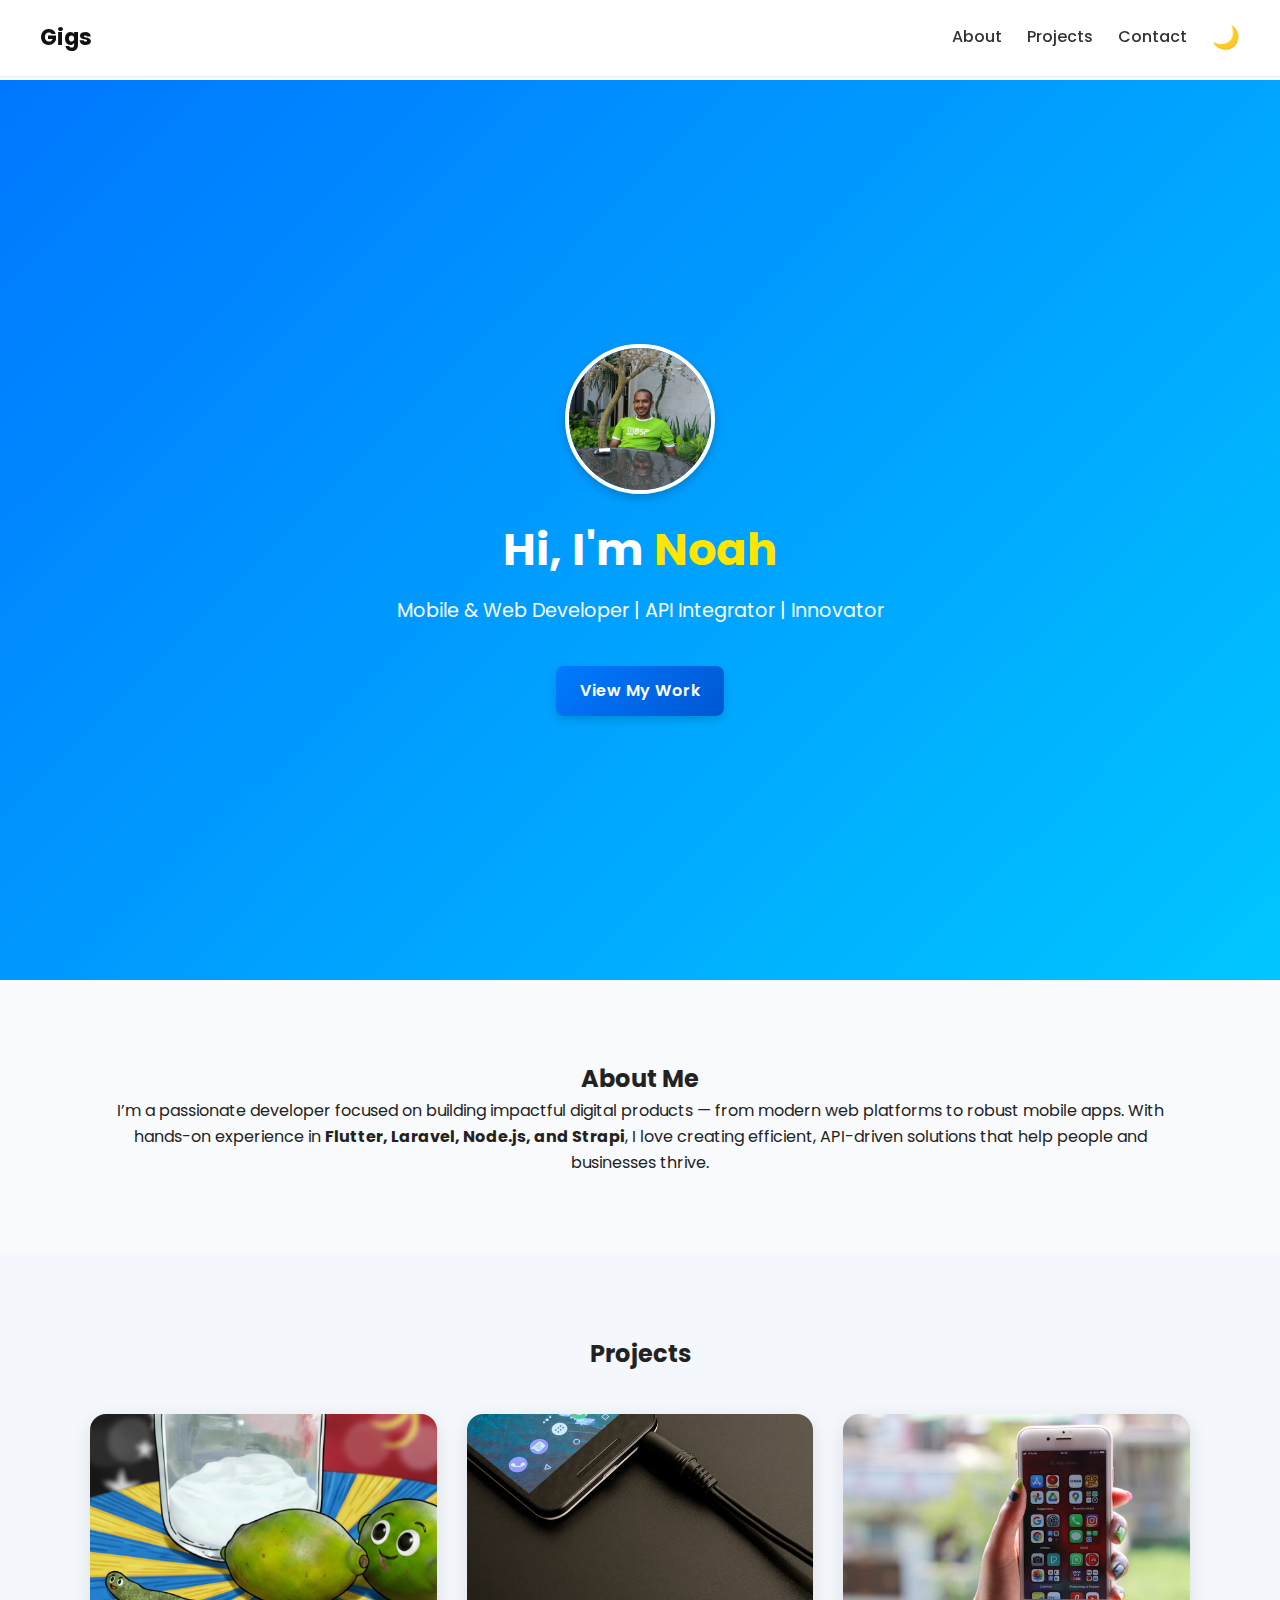
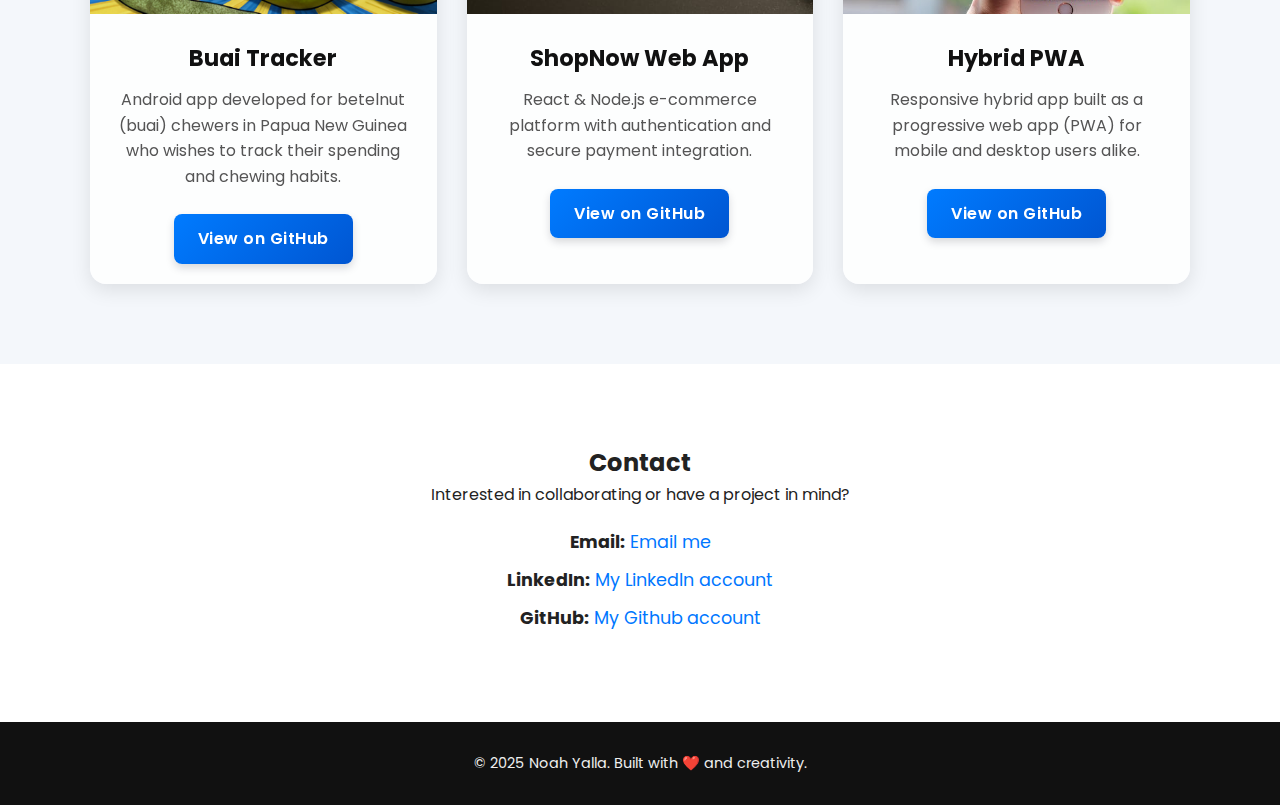
<file: index.html>
<!-- index.html -->
<!DOCTYPE html>
<html lang="en">
  <head>
    <meta charset="UTF-8" />
    <meta name="viewport" content="width=device-width, initial-scale=1.0" />
    <title>Noah Yalla - Gigs</title>
    <link rel="stylesheet" href="styles.css" />
    <link
      href="https://fonts.googleapis.com/css2?family=Poppins:wght@300;400;600;700&display=swap"
      rel="stylesheet"
    />
  </head>

  <body>
    <header class="header">
      <nav class="navbar">
        <div class="logo">Gigs</div>

        <!-- Mobile menu button -->
        <button class="menu-toggle" id="menu-toggle" aria-label="Toggle menu">☰</button>

        <ul class="nav-links" id="nav-links">
          <li><a href="#about">About</a></li>
          <li><a href="#projects">Projects</a></li>
          <li><a href="#contact">Contact</a></li>
          <li>
            <button id="theme-toggle" class="theme-toggle" aria-label="Toggle theme">🌙</button>
          </li>
        </ul>
      </nav>

      <div class="hero">
        <div class="hero-content">
          <div class="profile-image">
            <img src="assets/images/profile.jpg" alt="Profile Image" />
          </div>
          <h1>Hi, I'm <span>Noah</span></h1>
          <p>Mobile & Web Developer | API Integrator | Innovator</p>
          <a href="#projects" class="btn-primary">View My Work</a>
        </div>
      </div>
    </header>

    <section id="about">
      <div class="container">
        <h2>About Me</h2>
        <p>
          I’m a passionate developer focused on building impactful digital
          products — from modern web platforms to robust mobile apps. With
          hands-on experience in <strong>Flutter, Laravel, Node.js, and Strapi</strong>,
          I love creating efficient, API-driven solutions that help people and
          businesses thrive.
        </p>
      </div>
    </section>

    <section id="projects">
      <div class="container">
        <h2>Projects</h2>
        <div class="project-grid">
          <div class="project-card">
            <img src="assets/images/project1.png" alt="Project 1 Screenshot" />
            <div class="card-content">
              <h3>Buai Tracker</h3>
              <p>
                Android app developed for betelnut (buai) chewers in Papua New Guinea
                who wishes to track their spending and chewing habits.
              </p>
              <a href="https://github.com/noahyalla/project1" class="btn-primary"
                >View on GitHub</a
              >
            </div>
          </div>

          <div class="project-card">
            <img src="assets/images/project2.jpg" alt="Project 2 Screenshot" />
            <div class="card-content">
              <h3>ShopNow Web App</h3>
              <p>
                React & Node.js e-commerce platform with authentication and
                secure payment integration.
              </p>
              <a href="https://github.com/noahyalla/project2" class="btn-primary"
                >View on GitHub</a
              >
            </div>
          </div>

          <div class="project-card">
            <img src="assets/images/project3.jpg" alt="Project 3 Screenshot" />
            <div class="card-content">
              <h3>Hybrid PWA</h3>
              <p>
                Responsive hybrid app built as a progressive web app (PWA) for
                mobile and desktop users alike.
              </p>
              <a href="https://github.com/noahyalla/project3" class="btn-primary"
                >View on GitHub</a
              >
            </div>
          </div>
        </div>
      </div>
    </section>

    <section id="contact">
      <div class="container">
        <h2>Contact</h2>
        <p>Interested in collaborating or have a project in mind?</p>
        <ul class="contact-list">
          <li>
            <strong>Email:</strong>
            <a href="mailto:wasasoft.mobilewebdevelopment@wmwd.cloud">Email me</a>
          </li>
          <li>
            <strong>LinkedIn:</strong>
            <a href="https://www.linkedin.com/in/noah-yalla-348325103/"
              >My LinkedIn account</a>
          </li>
          <li>
            <strong>GitHub:</strong>
            <a href="https://github.com/noahyalla">My Github account</a>
          </li>
        </ul>
      </div>
    </section>

    <footer>
      <p>&copy; 2025 Noah Yalla. Built with ❤️ and creativity.</p>
    </footer>

    <script>
      // Mobile Menu Toggle
      const menuToggle = document.getElementById('menu-toggle');
      const navLinks = document.getElementById('nav-links');
      menuToggle.addEventListener('click', () => {
        navLinks.classList.toggle('active');
      });

      // Theme Toggle
      const themeToggle = document.getElementById('theme-toggle');
      const body = document.body;

      // Load saved theme
      if (localStorage.getItem('theme') === 'dark') {
        body.classList.add('dark-mode');
        themeToggle.textContent = '☀️';
      }

      themeToggle.addEventListener('click', () => {
        body.classList.toggle('dark-mode');
        const isDark = body.classList.contains('dark-mode');
        themeToggle.textContent = isDark ? '☀️' : '🌙';
        localStorage.setItem('theme', isDark ? 'dark' : 'light');
      });
    </script>
  </body>
</html>
</file>
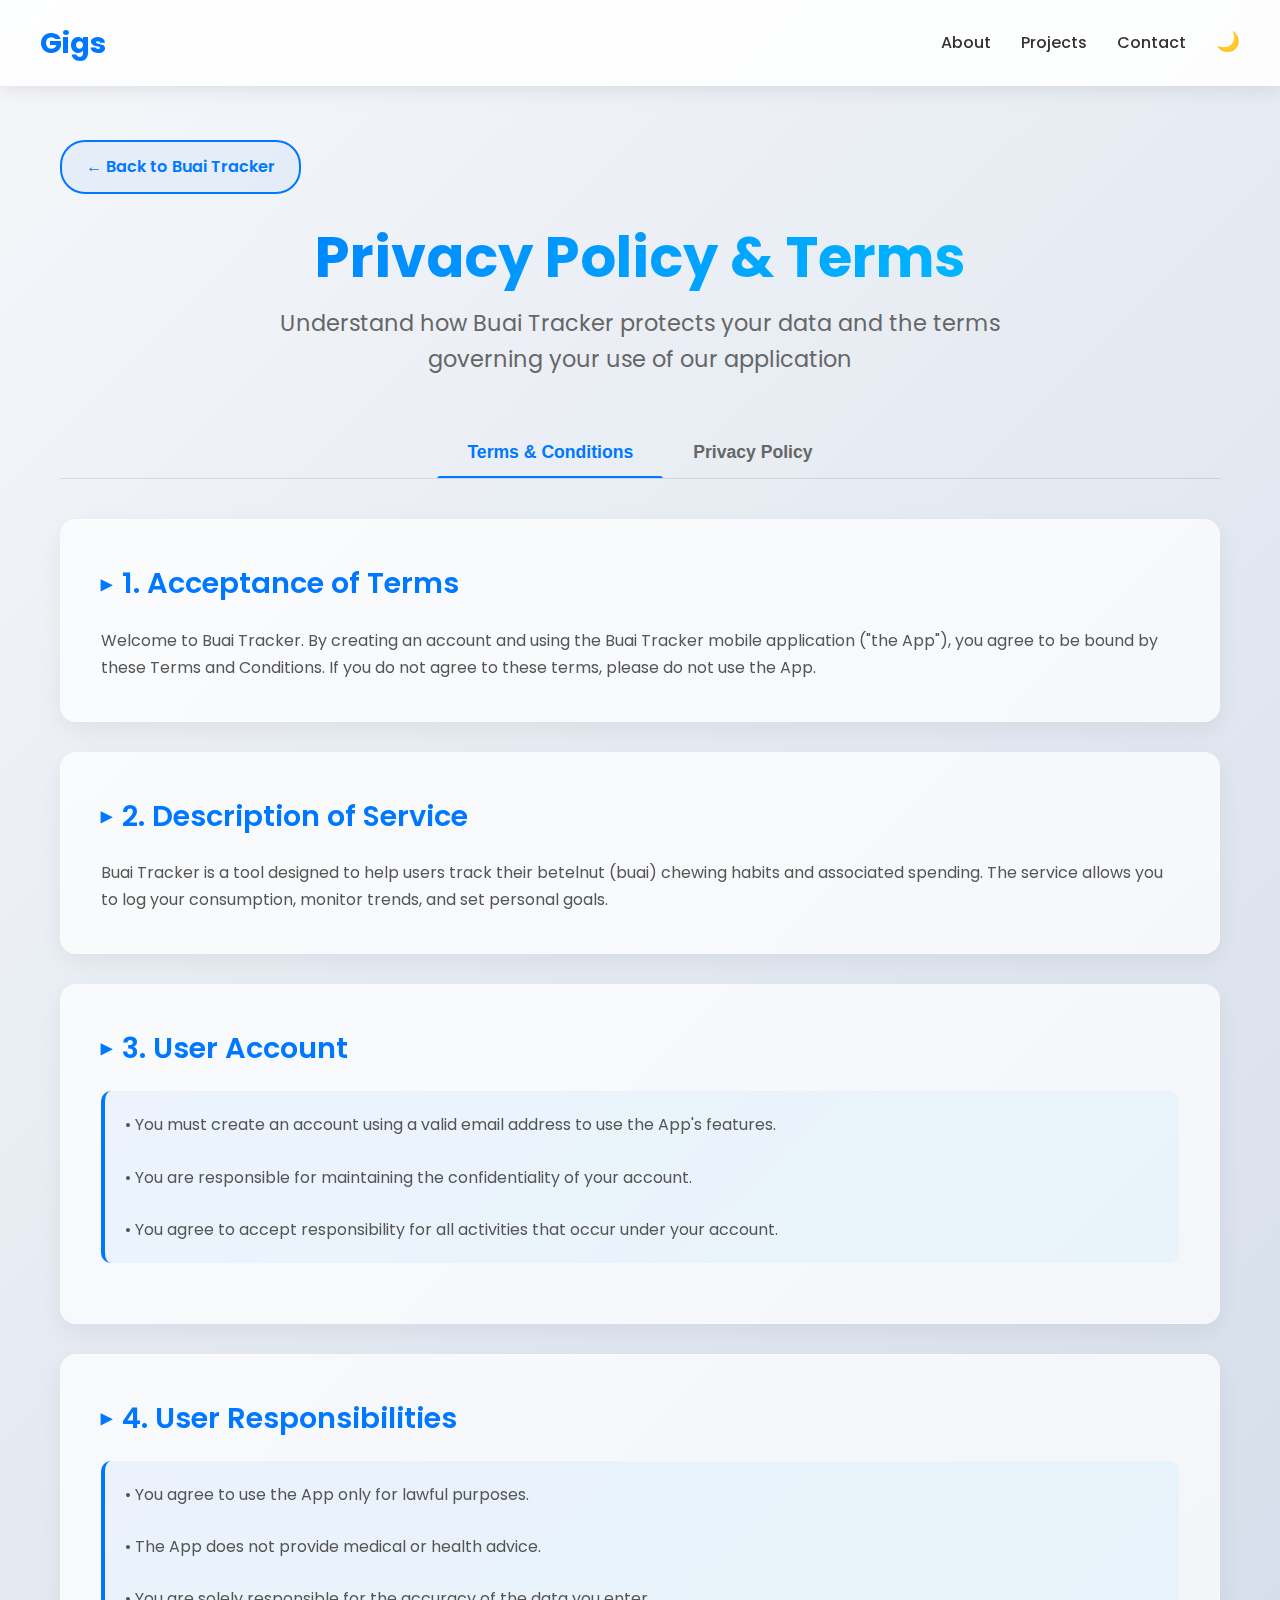
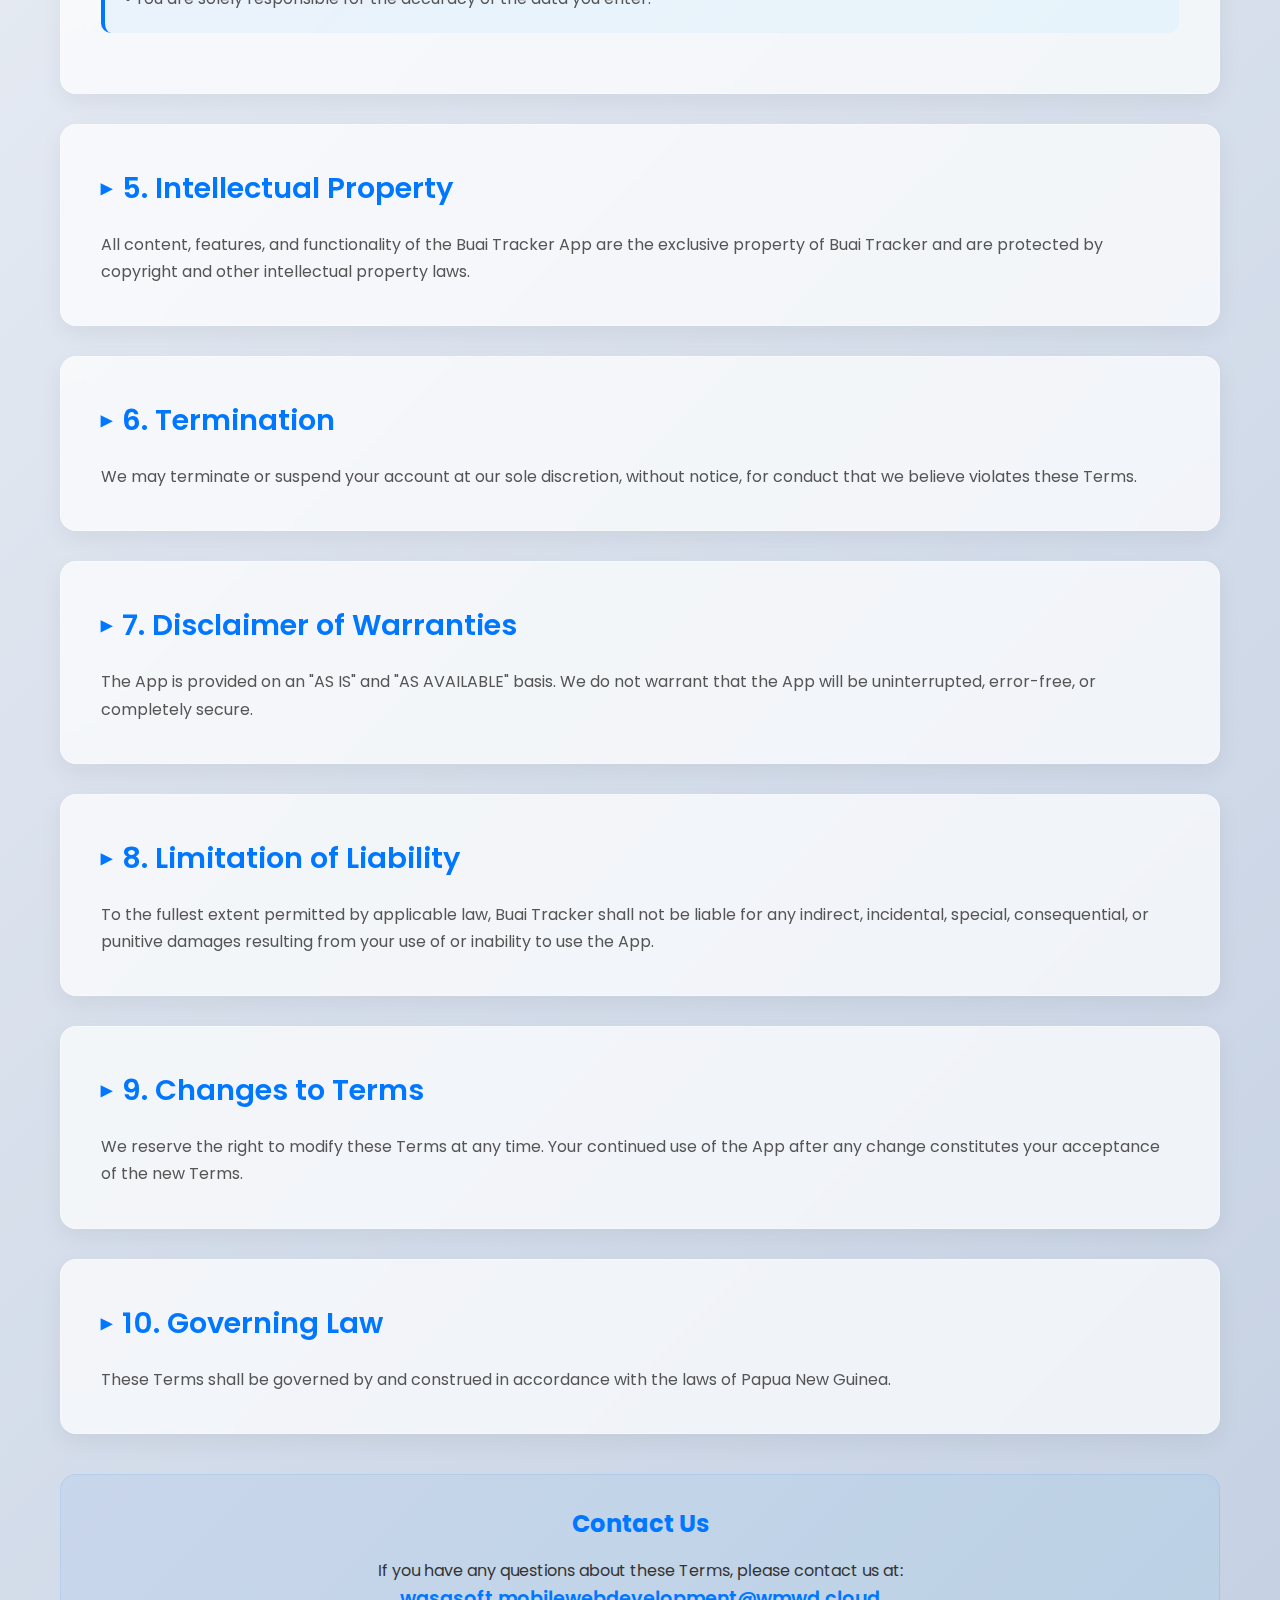
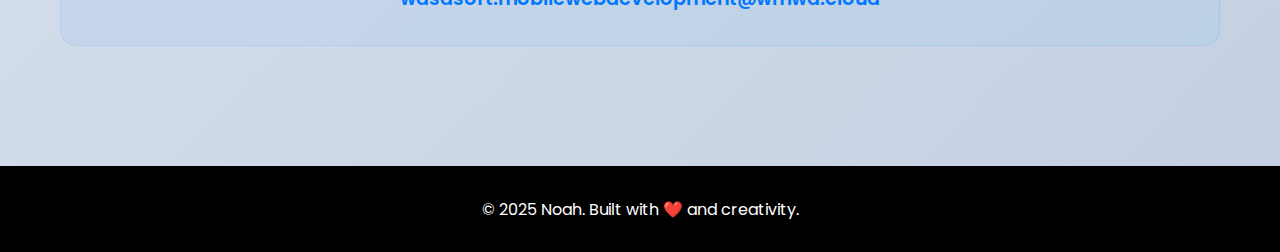
<file: projects/buai-tracker-privacy&t&c.html>
<!DOCTYPE html>
<html lang="en">
<head>
    <meta charset="UTF-8" />
    <meta name="viewport" content="width=device-width, initial-scale=1.0" />
    <title>Privacy Policy & Terms | Buai Tracker</title>
    <link
      href="https://fonts.googleapis.com/css2?family=Poppins:wght@300;400;600;700&display=swap"
      rel="stylesheet"
    />
    <style>
        /* Base Styles */
        * {
            margin: 0;
            padding: 0;
            box-sizing: border-box;
        }

        html {
            scroll-behavior: smooth;
        }

        body {
            font-family: 'Poppins', sans-serif;
            line-height: 1.6;
            color: #333;
            background: linear-gradient(135deg, #f5f7fa 0%, #c3cfe2 100%);
            min-height: 100vh;
        }

        .container {
            max-width: 1200px;
            margin: 0 auto;
            padding: 0 20px;
        }

        /* Header Styles */
        .header {
            background: rgba(255, 255, 255, 0.9);
            backdrop-filter: blur(10px);
            position: fixed;
            top: 0;
            width: 100%;
            z-index: 1000;
            box-shadow: 0 2px 20px rgba(0, 0, 0, 0.1);
        }

        .navbar {
            display: flex;
            justify-content: space-between;
            align-items: center;
            padding: 20px 0;
        }

        .logo {
            font-size: 1.8rem;
            font-weight: 700;
            color: #0077ff;
        }

        .logo a {
            text-decoration: none;
            color: inherit;
        }

        .nav-links {
            display: flex;
            list-style: none;
            gap: 30px;
            align-items: center;
        }

        .nav-links a {
            text-decoration: none;
            color: #333;
            font-weight: 500;
            transition: color 0.3s ease;
            position: relative;
        }

        .nav-links a:hover {
            color: #0077ff;
        }

        .nav-links a::after {
            content: '';
            position: absolute;
            bottom: -5px;
            left: 0;
            width: 0;
            height: 2px;
            background: #0077ff;
            transition: width 0.3s ease;
        }

        .nav-links a:hover::after {
            width: 100%;
        }

        .theme-toggle {
            background: none;
            border: none;
            font-size: 1.2rem;
            cursor: pointer;
            transition: transform 0.3s ease;
        }

        .theme-toggle:hover {
            transform: scale(1.1);
        }

        .menu-toggle {
            display: none;
            background: none;
            border: none;
            font-size: 1.5rem;
            cursor: pointer;
            z-index: 1001;
        }

        /* Main Content */
        .privacy-container {
            padding: 140px 20px 60px;
            min-height: 100vh;
        }

        .back-btn {
            display: inline-flex;
            align-items: center;
            gap: 8px;
            color: #0077ff;
            text-decoration: none;
            font-weight: 600;
            margin-bottom: 30px;
            padding: 12px 24px;
            border: 2px solid #0077ff;
            border-radius: 25px;
            transition: all 0.3s ease;
            background: rgba(0, 119, 255, 0.05);
        }

        .back-btn:hover {
            background: #0077ff;
            color: white;
            transform: translateX(-5px);
            box-shadow: 0 8px 20px rgba(0, 119, 255, 0.3);
        }

        .page-header {
            text-align: center;
            margin-bottom: 50px;
            padding: 0 10px;
        }

        .page-header h1 {
            font-size: clamp(2.5rem, 5vw, 3.5rem);
            margin-bottom: 15px;
            background: linear-gradient(135deg, #0077ff, #00c6ff);
            -webkit-background-clip: text;
            -webkit-text-fill-color: transparent;
            background-clip: text;
            font-weight: 700;
            line-height: 1.2;
        }

        .page-subtitle {
            font-size: clamp(1.1rem, 2.5vw, 1.4rem);
            color: #666;
            margin-bottom: 25px;
            max-width: 800px;
            margin-left: auto;
            margin-right: auto;
            line-height: 1.6;
        }

        /* Content Tabs */
        .content-tabs {
            display: flex;
            justify-content: center;
            margin-bottom: 40px;
            border-bottom: 1px solid rgba(0, 0, 0, 0.1);
            overflow-x: auto;
            scrollbar-width: none; /* Firefox */
            -ms-overflow-style: none; /* IE and Edge */
        }

        .content-tabs::-webkit-scrollbar {
            display: none; /* Chrome, Safari, Opera */
        }

        .tab-btn {
            padding: 15px 30px;
            background: none;
            border: none;
            font-size: 1.1rem;
            font-weight: 600;
            color: #666;
            cursor: pointer;
            transition: all 0.3s ease;
            position: relative;
            white-space: nowrap;
            flex-shrink: 0;
        }

        .tab-btn.active {
            color: #0077ff;
        }

        .tab-btn.active::after {
            content: '';
            position: absolute;
            bottom: -1px;
            left: 0;
            width: 100%;
            height: 3px;
            background: #0077ff;
            border-radius: 3px 3px 0 0;
        }

        .tab-btn:hover {
            color: #0077ff;
        }

        /* Content Sections */
        .content-section {
            display: none;
            animation: fadeIn 0.5s ease;
        }

        .content-section.active {
            display: block;
        }

        .policy-card {
            background: rgba(255, 255, 255, 0.7);
            border-radius: 16px;
            box-shadow: 0 8px 25px rgba(0, 0, 0, 0.06);
            backdrop-filter: blur(10px);
            border: 1px solid rgba(255, 255, 255, 0.3);
            padding: 40px;
            margin-bottom: 30px;
        }

        .section-title {
            color: #0077ff;
            margin-bottom: 20px;
            font-size: 1.8rem;
            font-weight: 600;
            display: flex;
            align-items: center;
            gap: 10px;
        }

        .section-title::before {
            content: "▸";
            color: #0077ff;
            font-size: 1.4rem;
        }

        .section-text {
            margin-bottom: 25px;
            color: #555;
            line-height: 1.7;
        }

        .section-text:last-child {
            margin-bottom: 0;
        }

        .highlight-box {
            background: linear-gradient(135deg, rgba(0, 119, 255, 0.05), rgba(0, 198, 255, 0.05));
            border-left: 4px solid #0077ff;
            padding: 20px;
            border-radius: 10px;
            margin: 20px 0;
        }

        .contact-info {
            text-align: center;
            margin-top: 40px;
            padding: 30px;
            background: linear-gradient(135deg, rgba(0, 119, 255, 0.05), rgba(0, 198, 255, 0.05));
            border-radius: 16px;
            border: 1px solid rgba(0, 119, 255, 0.1);
        }

        .contact-info h3 {
            color: #0077ff;
            margin-bottom: 15px;
            font-size: 1.5rem;
        }

        .contact-email {
            font-size: 1.2rem;
            font-weight: 600;
            color: #0077ff;
            text-decoration: none;
            transition: all 0.3s ease;
        }

        .contact-email:hover {
            text-decoration: underline;
            transform: translateY(-2px);
        }

        /* Footer */
        footer {
            text-align: center;
            padding: 30px 0;
            background: #000000;
            color: #ffffff;
            border-top: 1px solid rgba(0, 0, 0, 0.1);
            margin-top: 60px;
        }

        /* Animations */
        @keyframes fadeIn {
            from { opacity: 0; transform: translateY(20px); }
            to { opacity: 1; transform: translateY(0); }
        }

        /* Dark Mode */
        body.dark-mode {
            background: linear-gradient(135deg, #1a1a2e 0%, #16213e 100%);
            color: #f0f0f0;
        }

        body.dark-mode .header {
            background: rgba(30, 30, 46, 0.9);
        }

        body.dark-mode .nav-links a {
            color: #f0f0f0;
        }

        body.dark-mode .policy-card {
            background: rgba(40, 40, 60, 0.5);
            border-color: rgba(255, 255, 255, 0.1);
        }

        body.dark-mode .page-subtitle {
            color: #ccc;
        }

        body.dark-mode .section-text {
            color: #ddd;
        }

        body.dark-mode .highlight-box {
            background: linear-gradient(135deg, rgba(0, 119, 255, 0.08), rgba(0, 198, 255, 0.08));
        }

        body.dark-mode .content-tabs {
            border-bottom-color: rgba(255, 255, 255, 0.1);
        }

        body.dark-mode footer {
            background: #000000;
            color: #ffffff;
        }

        /* Responsive Design */
        @media (max-width: 768px) {
            .menu-toggle {
                display: block;
            }

            .nav-links {
                position: fixed;
                top: 0;
                right: -100%;
                flex-direction: column;
                background: rgba(255, 255, 255, 0.95);
                backdrop-filter: blur(10px);
                width: 100%;
                height: 100vh;
                padding: 80px 20px 40px;
                transition: right 0.3s ease;
                box-shadow: -5px 0 15px rgba(0, 0, 0, 0.1);
                justify-content: flex-start;
                gap: 20px;
            }

            .nav-links.active {
                right: 0;
            }

            .nav-links li {
                width: 100%;
                text-align: center;
            }

            .nav-links a {
                display: block;
                padding: 15px;
                font-size: 1.2rem;
                border-radius: 8px;
                transition: all 0.3s ease;
            }

            .nav-links a:hover {
                background: rgba(0, 119, 255, 0.1);
            }

            body.dark-mode .nav-links {
                background: rgba(30, 30, 46, 0.95);
            }

            .privacy-container {
                padding: 120px 15px 40px;
            }

            .policy-card {
                padding: 25px;
            }

            .tab-btn {
                padding: 12px 20px;
                font-size: 1rem;
            }

            .content-tabs {
                justify-content: flex-start;
            }

            .page-header {
                margin-bottom: 30px;
            }
        }

        @media (max-width: 480px) {
            .privacy-container {
                padding: 100px 10px 30px;
            }

            .policy-card {
                padding: 20px;
                margin-bottom: 20px;
            }

            .section-title {
                font-size: 1.5rem;
            }

            .tab-btn {
                padding: 10px 15px;
                font-size: 0.9rem;
            }

            .back-btn {
                padding: 10px 20px;
                font-size: 0.9rem;
            }

            .contact-info {
                padding: 20px;
            }

            .contact-email {
                font-size: 1rem;
            }

            .highlight-box {
                padding: 15px;
            }
        }

        @media (max-width: 360px) {
            .navbar {
                padding: 15px 0;
            }

            .logo {
                font-size: 1.5rem;
            }

            .privacy-container {
                padding: 90px 10px 30px;
            }

            .policy-card {
                padding: 15px;
            }

            .section-title {
                font-size: 1.3rem;
            }

            .tab-btn {
                padding: 8px 12px;
                font-size: 0.85rem;
            }
        }
    </style>
</head>
<body>
    <header class="header">
        <nav class="navbar container">
            <div class="logo">
                <a href="../index.html">Gigs</a>
            </div>
            <button class="menu-toggle" id="menu-toggle" aria-label="Toggle menu">☰</button>
            <ul class="nav-links" id="nav-links">
                <li><a href="../index.html#about">About</a></li>
                <li><a href="../index.html#projects">Projects</a></li>
                <li><a href="../index.html#contact">Contact</a></li>
                <li>
                    <button id="theme-toggle" class="theme-toggle" aria-label="Toggle theme">🌙</button>
                </li>
            </ul>
        </nav>
    </header>

    <main class="privacy-container">
        <div class="container">
            <!-- Back Button -->
            <a href="buai-tracker.html" class="back-btn">
                ← Back to Buai Tracker
            </a>

            <!-- Page Header -->
            <header class="page-header">
                <h1>Privacy Policy & Terms</h1>
                <p class="page-subtitle">Understand how Buai Tracker protects your data and the terms governing your use of our application</p>
            </header>

            <!-- Content Tabs -->
            <div class="content-tabs">
                <button class="tab-btn active" data-tab="terms">Terms & Conditions</button>
                <button class="tab-btn" data-tab="privacy">Privacy Policy</button>
            </div>

            <!-- Terms & Conditions Content -->
            <section id="terms" class="content-section active">
                <div class="policy-card">
                    <h2 class="section-title">1. Acceptance of Terms</h2>
                    <p class="section-text">Welcome to Buai Tracker. By creating an account and using the Buai Tracker mobile application ("the App"), you agree to be bound by these Terms and Conditions. If you do not agree to these terms, please do not use the App.</p>
                </div>

                <div class="policy-card">
                    <h2 class="section-title">2. Description of Service</h2>
                    <p class="section-text">Buai Tracker is a tool designed to help users track their betelnut (buai) chewing habits and associated spending. The service allows you to log your consumption, monitor trends, and set personal goals.</p>
                </div>

                <div class="policy-card">
                    <h2 class="section-title">3. User Account</h2>
                    <div class="highlight-box">
                        <p class="section-text">• You must create an account using a valid email address to use the App's features.</p>
                        <p class="section-text">• You are responsible for maintaining the confidentiality of your account.</p>
                        <p class="section-text">• You agree to accept responsibility for all activities that occur under your account.</p>
                    </div>
                </div>

                <div class="policy-card">
                    <h2 class="section-title">4. User Responsibilities</h2>
                    <div class="highlight-box">
                        <p class="section-text">• You agree to use the App only for lawful purposes.</p>
                        <p class="section-text">• The App does not provide medical or health advice.</p>
                        <p class="section-text">• You are solely responsible for the accuracy of the data you enter.</p>
                    </div>
                </div>

                <div class="policy-card">
                    <h2 class="section-title">5. Intellectual Property</h2>
                    <p class="section-text">All content, features, and functionality of the Buai Tracker App are the exclusive property of Buai Tracker and are protected by copyright and other intellectual property laws.</p>
                </div>

                <div class="policy-card">
                    <h2 class="section-title">6. Termination</h2>
                    <p class="section-text">We may terminate or suspend your account at our sole discretion, without notice, for conduct that we believe violates these Terms.</p>
                </div>

                <div class="policy-card">
                    <h2 class="section-title">7. Disclaimer of Warranties</h2>
                    <p class="section-text">The App is provided on an "AS IS" and "AS AVAILABLE" basis. We do not warrant that the App will be uninterrupted, error-free, or completely secure.</p>
                </div>

                <div class="policy-card">
                    <h2 class="section-title">8. Limitation of Liability</h2>
                    <p class="section-text">To the fullest extent permitted by applicable law, Buai Tracker shall not be liable for any indirect, incidental, special, consequential, or punitive damages resulting from your use of or inability to use the App.</p>
                </div>

                <div class="policy-card">
                    <h2 class="section-title">9. Changes to Terms</h2>
                    <p class="section-text">We reserve the right to modify these Terms at any time. Your continued use of the App after any change constitutes your acceptance of the new Terms.</p>
                </div>

                <div class="policy-card">
                    <h2 class="section-title">10. Governing Law</h2>
                    <p class="section-text">These Terms shall be governed by and construed in accordance with the laws of Papua New Guinea.</p>
                </div>

                <div class="contact-info">
                    <h3>Contact Us</h3>
                    <p>If you have any questions about these Terms, please contact us at:</p>
                    <a href="mailto:wasasoft.mobilewebdevelopment@wmwd.cloud" class="contact-email">wasasoft.mobilewebdevelopment@wmwd.cloud</a>
                </div>
            </section>

            <!-- Privacy Policy Content -->
            <section id="privacy" class="content-section">
                <div class="policy-card">
                    <h2 class="section-title">1. Introduction</h2>
                    <p class="section-text">This Privacy Policy explains how Buai Tracker ("we," "our," or "us") collects, uses, and protects your personal information when you use our mobile application.</p>
                </div>

                <div class="policy-card">
                    <h2 class="section-title">2. Information We Collect</h2>
                    <p class="section-text">We collect minimal information to provide and improve our service to you:</p>
                    <div class="highlight-box">
                        <p class="section-text"><strong>Personal Information:</strong> Your email address for authentication purposes.</p>
                        <p class="section-text"><strong>User-Provided Data:</strong> Data about your betelnut chewing habits, such as quantity, frequency, money spent, and personal notes.</p>
                    </div>
                </div>

                <div class="policy-card">
                    <h2 class="section-title">3. How We Use Your Information</h2>
                    <div class="highlight-box">
                        <p class="section-text">• To create and manage your user account.</p>
                        <p class="section-text">• To authenticate you when you log in.</p>
                        <p class="section-text">• To provide the core functionality of the App.</p>
                        <p class="section-text">• To perform anonymous, aggregated analytics to improve the App.</p>
                    </div>
                </div>

                <div class="policy-card">
                    <h2 class="section-title">4. Data Storage and Security</h2>
                    <div class="highlight-box">
                        <p class="section-text">• Your data is stored on secure servers.</p>
                        <p class="section-text">• We implement reasonable security measures to protect your information.</p>
                        <p class="section-text">• Despite our efforts, no method of electronic transmission or storage is 100% secure.</p>
                    </div>
                </div>

                <div class="policy-card">
                    <h2 class="section-title">5. Data Sharing and Disclosure</h2>
                    <p class="section-text">We value your privacy. We do not sell, trade, or rent your personal information or your personal tracking data to third parties.</p>
                    <div class="highlight-box">
                        <p class="section-text">We may only disclose your information in limited circumstances:</p>
                        <p class="section-text">• With Your Consent</p>
                        <p class="section-text">• For Legal Reasons</p>
                    </div>
                </div>

                <div class="policy-card">
                    <h2 class="section-title">6. Your Rights</h2>
                    <div class="highlight-box">
                        <p class="section-text">• <strong>Access and Correction:</strong> You can view and update your tracking data in the App.</p>
                        <p class="section-text">• <strong>Deletion:</strong> You can delete your tracking entries or request account deletion.</p>
                    </div>
                </div>

                <div class="policy-card">
                    <h2 class="section-title">7. Data Retention</h2>
                    <p class="section-text">We will retain your information for as long as your account is active. If you delete your account, we will delete your personal email and all associated tracking data.</p>
                </div>

                <div class="policy-card">
                    <h2 class="section-title">8. Changes to This Privacy Policy</h2>
                    <p class="section-text">We may update our Privacy Policy from time to time. We will notify you of any changes by posting the new Privacy Policy and updating the "Last Updated" date.</p>
                </div>

                <div class="contact-info">
                    <h3>Contact Us</h3>
                    <p>If you have any questions or concerns about this Privacy Policy or your data, please contact the app creator at:</p>
                    <a href="mailto:wasasoft.mobilewebdevelopment@wmwd.cloud" class="contact-email">wasasoft.mobilewebdevelopment@wmwd.cloud</a>
                </div>
            </section>
        </div>
    </main>

    <footer>
        <p>&copy; 2025 Noah. Built with ❤️ and creativity.</p>
    </footer>

    <script>
        // Tab functionality
        const tabBtns = document.querySelectorAll('.tab-btn');
        const contentSections = document.querySelectorAll('.content-section');

        tabBtns.forEach(btn => {
            btn.addEventListener('click', () => {
                // Remove active class from all buttons and sections
                tabBtns.forEach(b => b.classList.remove('active'));
                contentSections.forEach(section => section.classList.remove('active'));
                
                // Add active class to clicked button and corresponding section
                btn.classList.add('active');
                const tabId = btn.getAttribute('data-tab');
                document.getElementById(tabId).classList.add('active');
            });
        });

        // Theme toggle functionality
        const themeToggle = document.getElementById('theme-toggle');
        const body = document.body;

        if (localStorage.getItem('theme') === 'dark') {
            body.classList.add('dark-mode');
            themeToggle.textContent = '☀️';
        }

        themeToggle.addEventListener('click', () => {
            body.classList.toggle('dark-mode');
            const isDark = body.classList.contains('dark-mode');
            themeToggle.textContent = isDark ? '☀️' : '🌙';
            localStorage.setItem('theme', isDark ? 'dark' : 'light');
        });

        // Mobile menu functionality
        const menuToggle = document.getElementById('menu-toggle');
        const navLinks = document.getElementById('nav-links');

        menuToggle.addEventListener('click', () => {
            navLinks.classList.toggle('active');
            menuToggle.textContent = navLinks.classList.contains('active') ? '✕' : '☰';
        });

        // Close menu when clicking on a link
        document.querySelectorAll('.nav-links a').forEach(link => {
            link.addEventListener('click', () => {
                navLinks.classList.remove('active');
                menuToggle.textContent = '☰';
            });
        });

        // Close menu when clicking outside
        document.addEventListener('click', (e) => {
            if (!navLinks.contains(e.target) && !menuToggle.contains(e.target)) {
                navLinks.classList.remove('active');
                menuToggle.textContent = '☰';
            }
        });
    </script>
</body>
</html>
</file>
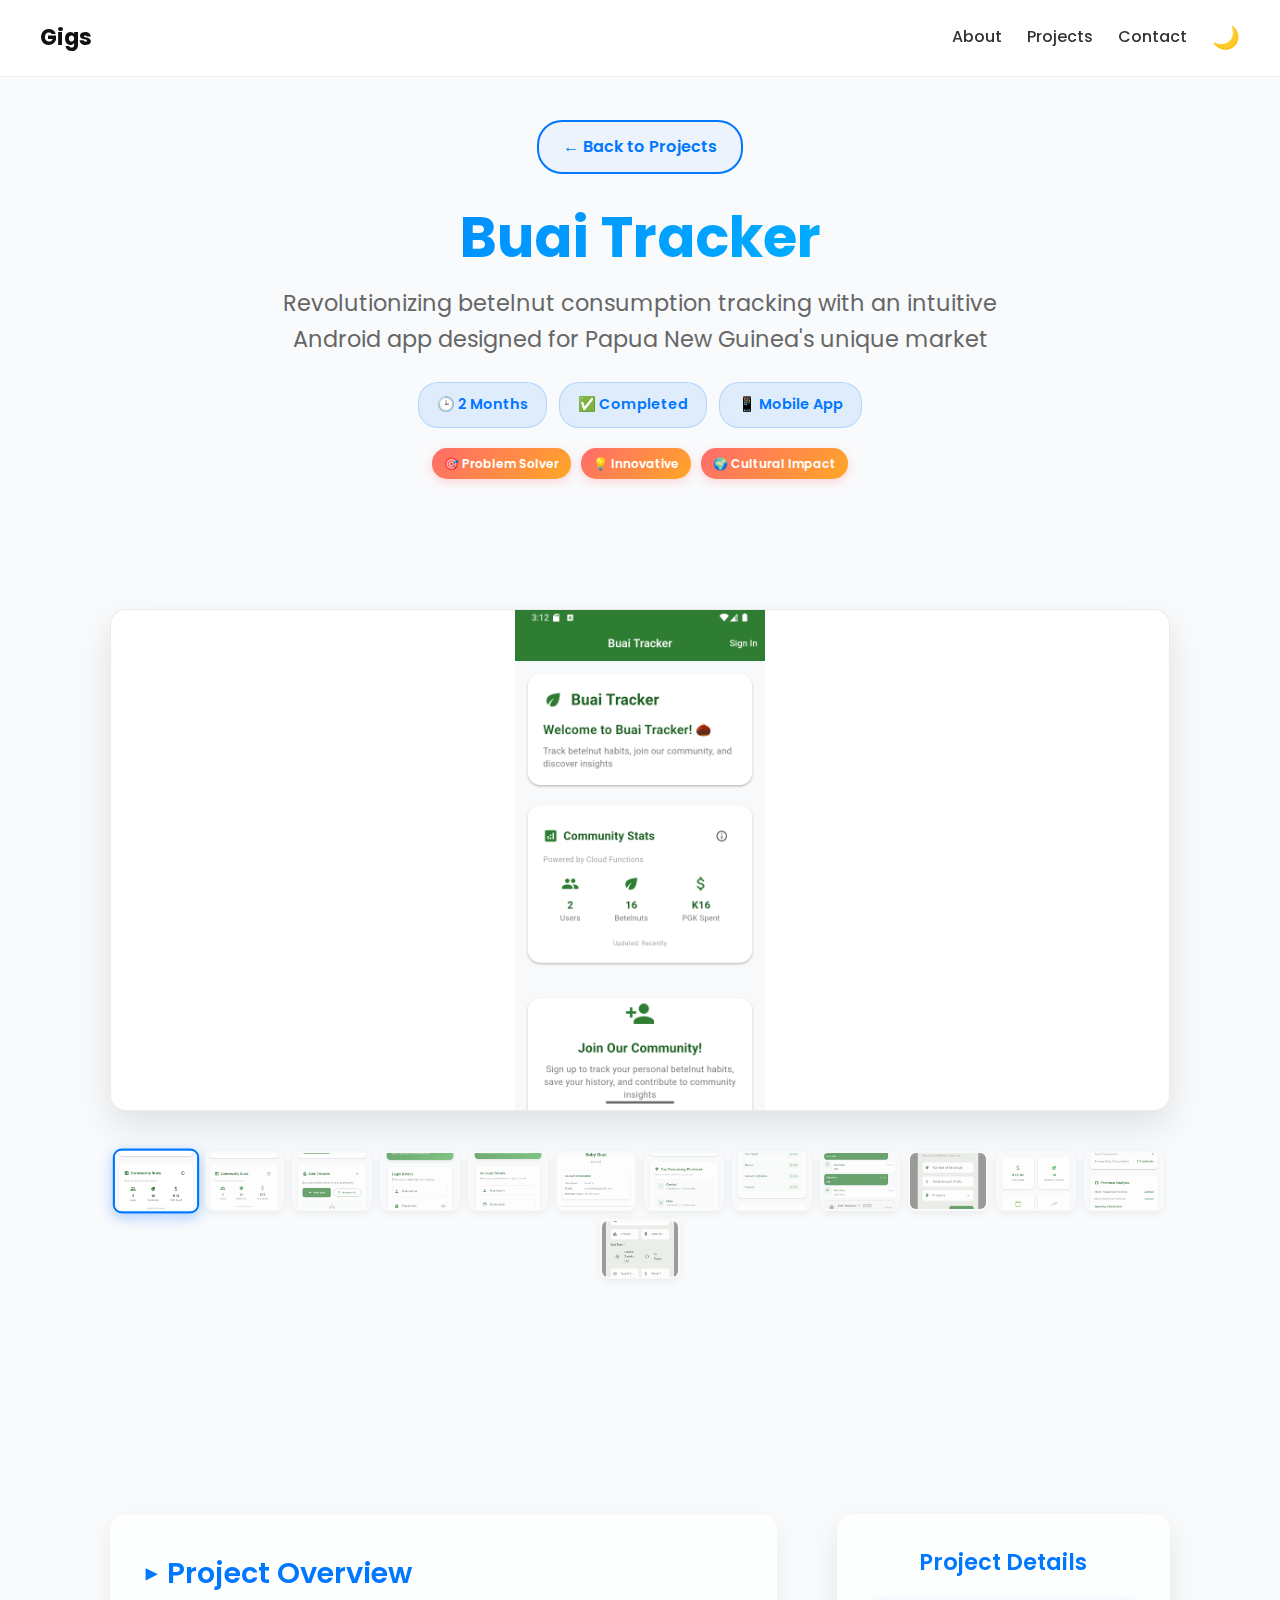
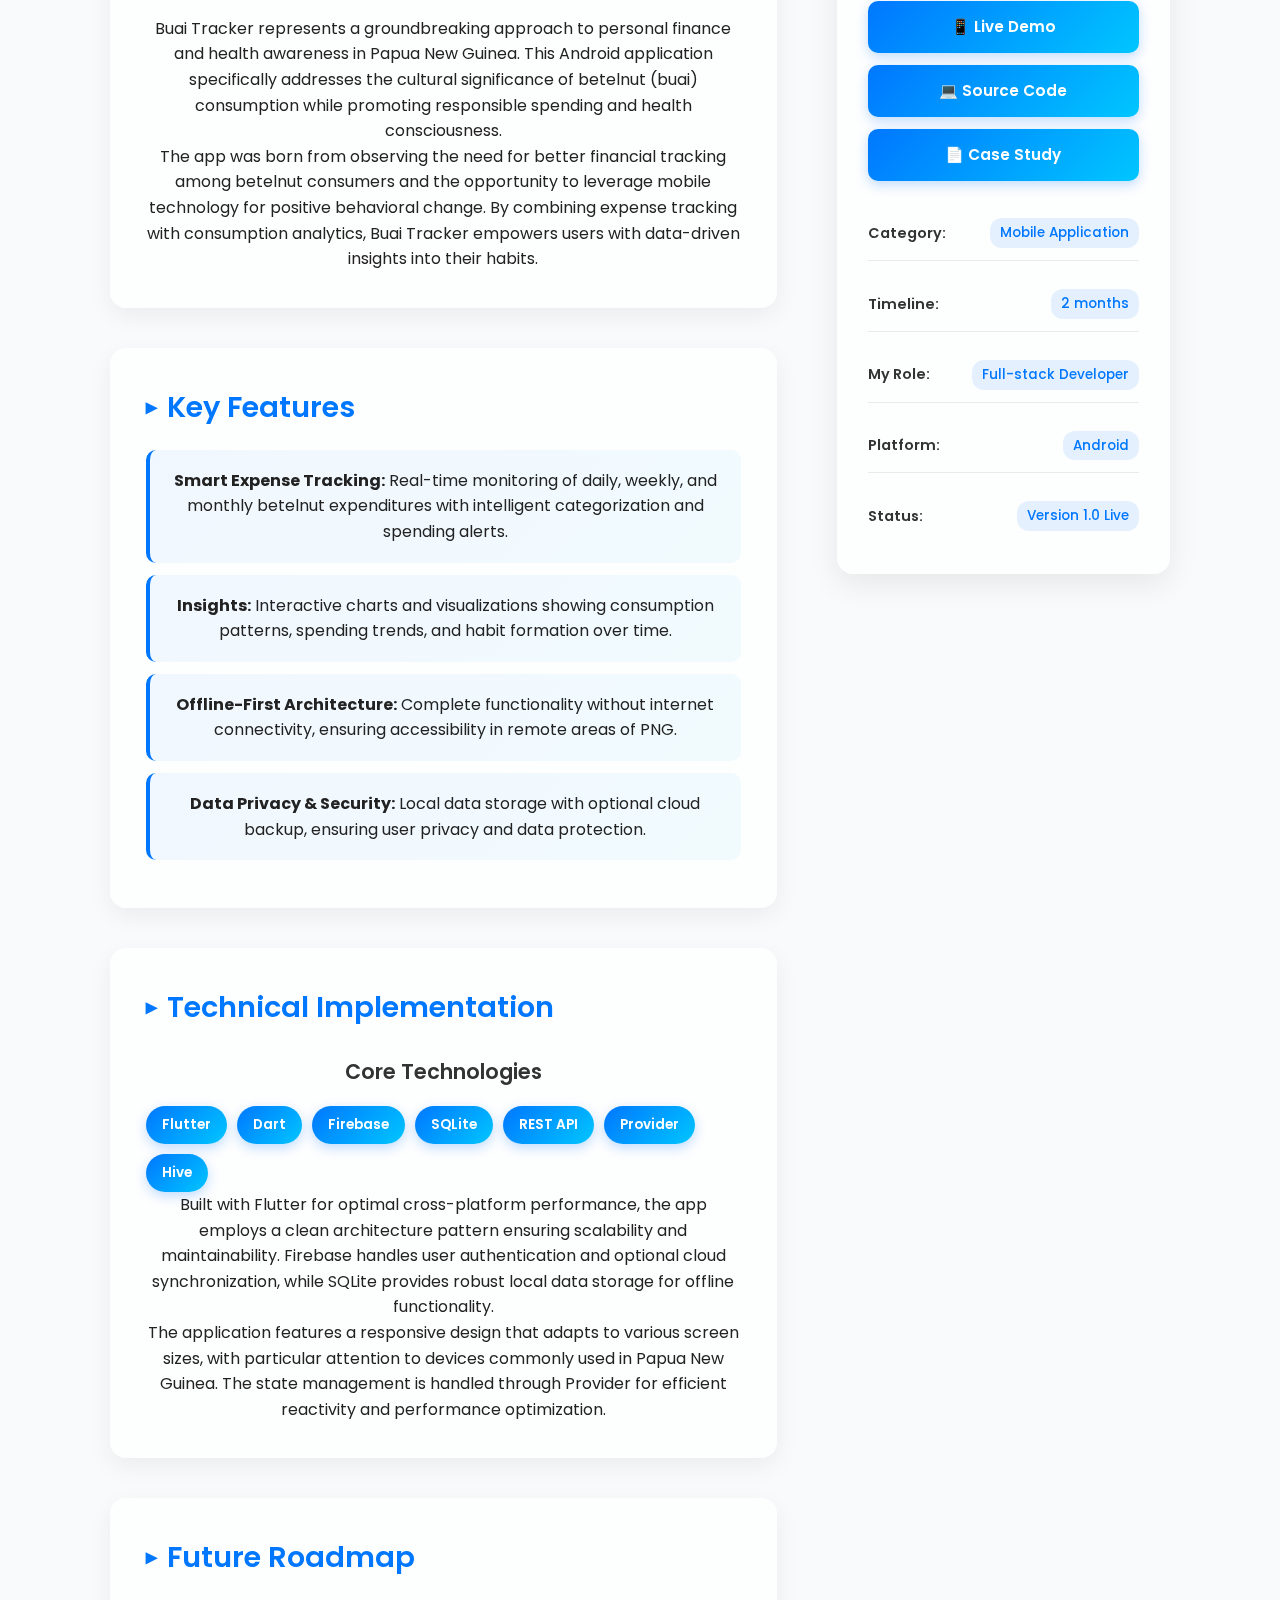
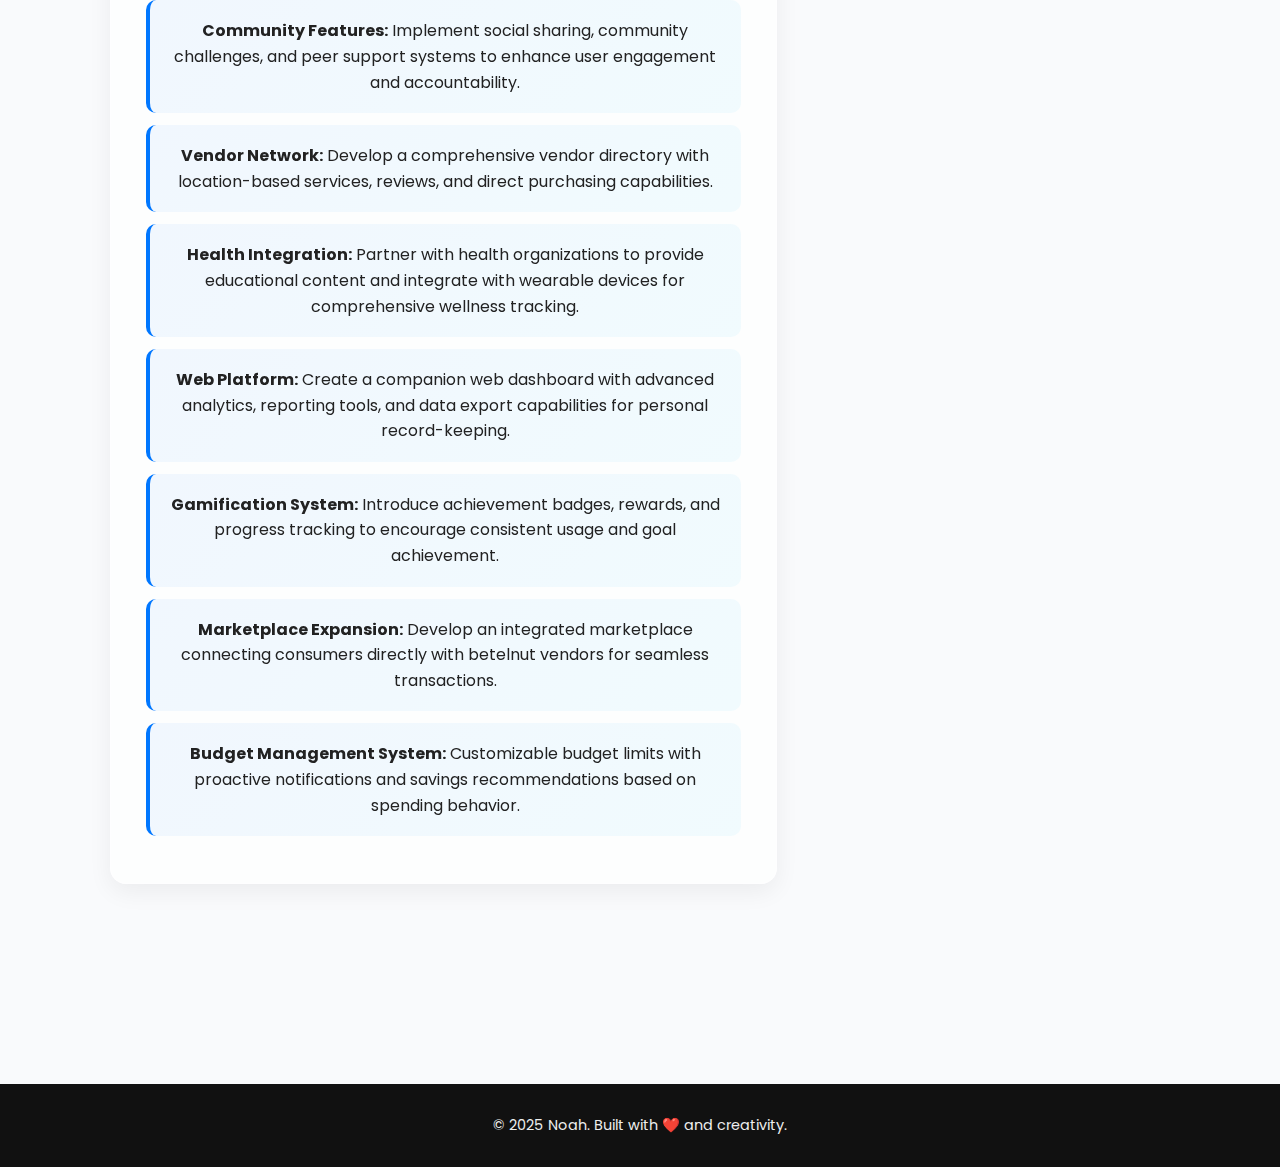
<file: projects/buai-tracker.html>
<!DOCTYPE html>
<html lang="en">
<head>
    <meta charset="UTF-8" />
    <meta name="viewport" content="width=device-width, initial-scale=1.0" />
    <title>Buai Tracker - Mobile App | Noah</title>
    <link rel="stylesheet" href="../styles.css" />
    <link
      href="https://fonts.googleapis.com/css2?family=Poppins:wght@300;400;600;700&display=swap"
      rel="stylesheet"
    />
    <style>
        /* Project Detail Styles */
        .project-detail {
            padding: 100px 20px 60px;
            min-height: 100vh;
        }

        .back-btn {
            display: inline-flex;
            align-items: center;
            gap: 8px;
            color: #0077ff;
            text-decoration: none;
            font-weight: 600;
            margin-bottom: 30px;
            padding: 12px 24px;
            border: 2px solid #0077ff;
            border-radius: 25px;
            transition: all 0.3s ease;
            background: rgba(0, 119, 255, 0.05);
        }

        .back-btn:hover {
            background: #0077ff;
            color: white;
            transform: translateX(-5px);
            box-shadow: 0 8px 20px rgba(0, 119, 255, 0.3);
        }

        .project-header {
            text-align: center;
            margin-bottom: 50px;
            padding: 0 10px;
        }

        .project-header h1 {
            font-size: clamp(2.5rem, 5vw, 3.5rem);
            margin-bottom: 15px;
            background: linear-gradient(135deg, #0077ff, #00c6ff);
            -webkit-background-clip: text;
            -webkit-text-fill-color: transparent;
            background-clip: text;
            font-weight: 700;
            line-height: 1.2;
        }

        .project-subtitle {
            font-size: clamp(1.1rem, 2.5vw, 1.4rem);
            color: #666;
            margin-bottom: 25px;
            max-width: 800px;
            margin-left: auto;
            margin-right: auto;
            line-height: 1.6;
        }

        .project-meta {
            display: flex;
            justify-content: center;
            gap: 12px;
            flex-wrap: wrap;
            margin-top: 25px;
        }

        .project-date, .project-status {
            background: rgba(0, 119, 255, 0.1);
            padding: 10px 18px;
            border-radius: 20px;
            font-weight: 600;
            color: #0077ff;
            border: 1px solid rgba(0, 119, 255, 0.2);
            font-size: 0.9rem;
        }

        /* Project Gallery */
        .project-gallery {
            margin-bottom: 60px;
        }

        .gallery-main {
            border-radius: 16px;
            overflow: hidden;
            box-shadow: 0 15px 35px rgba(0, 0, 0, 0.1);
            margin-bottom: 25px;
            border: 1px solid rgba(0, 0, 0, 0.08);
            cursor: pointer;
            transition: all 0.3s ease;
            background: white;
        }

        .gallery-main:hover {
            transform: translateY(-3px);
            box-shadow: 0 20px 40px rgba(0, 0, 0, 0.15);
        }

        .gallery-main img {
            width: 100%;
            height: auto;
            max-height: 500px;
            object-fit: contain;
            transition: transform 0.3s ease;
            display: block;
        }

        .gallery-main:hover img {
            transform: scale(1.01);
        }

        .gallery-thumbnails {
            display: flex;
            gap: 8px;
            justify-content: flex-start;
            flex-wrap: nowrap;
            max-width: 100%;
            overflow-x: auto;
            padding: 15px 5px;
            scrollbar-width: thin;
            scrollbar-color: #0077ff transparent;
        }

        .gallery-thumbnails::-webkit-scrollbar {
            height: 6px;
        }

        .gallery-thumbnails::-webkit-scrollbar-track {
            background: transparent;
        }

        .gallery-thumbnails::-webkit-scrollbar-thumb {
            background: #0077ff;
            border-radius: 3px;
        }

        .thumbnail {
            width: 70px;
            height: 52px;
            border-radius: 8px;
            object-fit: cover;
            cursor: pointer;
            opacity: 0.7;
            transition: all 0.3s ease;
            border: 2px solid transparent;
            box-shadow: 0 2px 8px rgba(0, 0, 0, 0.1);
            flex-shrink: 0;
        }

        .thumbnail:hover, .thumbnail.active {
            opacity: 1;
            border-color: #0077ff;
            transform: scale(1.08);
            box-shadow: 0 4px 12px rgba(0, 119, 255, 0.3);
        }

        /* Image Carousel Modal */
        .modal {
            display: none;
            position: fixed;
            z-index: 1000;
            left: 0;
            top: 0;
            width: 100%;
            height: 100%;
            background-color: rgba(0, 0, 0, 0.95);
            backdrop-filter: blur(10px);
            animation: fadeIn 0.3s ease;
        }

        .modal-content {
            position: relative;
            margin: auto;
            width: 95%;
            height: 95vh;
            display: flex;
            flex-direction: column;
            align-items: center;
            justify-content: center;
            padding: 15px;
        }

        .carousel-slide {
            display: none;
            text-align: center;
            animation: fadeIn 0.5s ease;
            max-width: 95%;
            max-height: 85vh;
        }

        .carousel-slide.active {
            display: flex;
            flex-direction: column;
            align-items: center;
            justify-content: center;
        }

        .carousel-image {
            max-width: 100%;
            max-height: 70vh;
            width: auto;
            height: auto;
            object-fit: contain;
            border-radius: 12px;
            box-shadow: 0 20px 50px rgba(0, 0, 0, 0.8);
            border: 2px solid rgba(255, 255, 255, 0.1);
        }

        .image-caption {
            color: white;
            margin-top: 20px;
            font-size: 1.1rem;
            text-align: center;
            padding: 12px 20px;
            background: rgba(0, 0, 0, 0.7);
            border-radius: 10px;
            max-width: 90%;
            line-height: 1.5;
            backdrop-filter: blur(10px);
        }

        /* Carousel Controls */
        .carousel-controls {
            position: absolute;
            width: 100%;
            top: 50%;
            transform: translateY(-50%);
            display: flex;
            justify-content: space-between;
            padding: 0 15px;
            pointer-events: none;
        }

        .carousel-btn {
            background: rgba(255, 255, 255, 0.15);
            border: none;
            color: white;
            font-size: 1.8rem;
            padding: 12px 16px;
            cursor: pointer;
            border-radius: 50%;
            transition: all 0.3s ease;
            pointer-events: all;
            backdrop-filter: blur(10px);
            z-index: 1002;
            border: 1px solid rgba(255, 255, 255, 0.2);
        }

        .carousel-btn:hover {
            background: rgba(255, 255, 255, 0.25);
            transform: scale(1.1);
        }

        .close-modal {
            position: absolute;
            top: 20px;
            right: 25px;
            color: white;
            font-size: 2.2rem;
            font-weight: 300;
            cursor: pointer;
            transition: all 0.3s ease;
            z-index: 1001;
            background: rgba(0, 0, 0, 0.6);
            width: 45px;
            height: 45px;
            border-radius: 50%;
            display: flex;
            align-items: center;
            justify-content: center;
            line-height: 1;
            border: 1px solid rgba(255, 255, 255, 0.2);
        }

        .close-modal:hover {
            color: #ff6b6b;
            background: rgba(0, 0, 0, 0.8);
            transform: rotate(90deg);
        }

        .carousel-indicators {
            position: absolute;
            bottom: 20px;
            left: 0;
            right: 0;
            display: flex;
            justify-content: center;
            gap: 6px;
            padding: 12px;
            flex-wrap: wrap;
            background: linear-gradient(transparent, rgba(0, 0, 0, 0.8));
        }

        .indicator {
            width: 8px;
            height: 8px;
            border-radius: 50%;
            background: rgba(255, 255, 255, 0.4);
            cursor: pointer;
            transition: all 0.3s ease;
            flex-shrink: 0;
        }

        .indicator.active {
            background: #0077ff;
            transform: scale(1.4);
        }

        /* Project Content */
        .content-grid {
            display: grid;
            grid-template-columns: 1fr;
            gap: 40px;
            align-items: start;
        }

        .project-section {
            margin-bottom: 40px;
            padding: 30px;
            background: rgba(255, 255, 255, 0.7);
            border-radius: 16px;
            box-shadow: 0 8px 25px rgba(0, 0, 0, 0.06);
            backdrop-filter: blur(10px);
            border: 1px solid rgba(255, 255, 255, 0.3);
        }

        .project-section h2 {
            color: #0077ff;
            margin-bottom: 20px;
            font-size: 1.8rem;
            font-weight: 600;
            display: flex;
            align-items: center;
            gap: 10px;
        }

        .project-section h2::before {
            content: "▸";
            color: #0077ff;
            font-size: 1.4rem;
        }

        .features-list, .future-list {
            list-style: none;
            padding-left: 0;
        }

        .features-list li, .future-list li {
            padding: 18px;
            margin-bottom: 12px;
            background: linear-gradient(135deg, rgba(0, 119, 255, 0.05), rgba(0, 198, 255, 0.05));
            border-left: 4px solid #0077ff;
            border-radius: 10px;
            transition: all 0.3s ease;
            position: relative;
            overflow: hidden;
        }

        .features-list li::before, .future-list li::before {
            content: "";
            position: absolute;
            top: 0;
            left: -100%;
            width: 100%;
            height: 100%;
            background: linear-gradient(90deg, transparent, rgba(255, 255, 255, 0.4), transparent);
            transition: left 0.5s;
        }

        .features-list li:hover::before, .future-list li:hover::before {
            left: 100%;
        }

        .features-list li:hover, .future-list li:hover {
            transform: translateX(8px);
            box-shadow: 0 6px 20px rgba(0, 119, 255, 0.12);
        }

        /* Tech Stack */
        .tech-stack {
            margin-top: 25px;
        }

        .tech-stack h3 {
            color: #333;
            margin-bottom: 18px;
            font-size: 1.3rem;
            font-weight: 600;
        }

        .tech-tags {
            display: flex;
            flex-wrap: wrap;
            gap: 10px;
            margin-top: 12px;
        }

        .tech-tag {
            background: linear-gradient(135deg, #0077ff, #00c6ff);
            color: white;
            padding: 8px 16px;
            border-radius: 20px;
            font-size: 0.85rem;
            font-weight: 600;
            box-shadow: 0 4px 12px rgba(0, 119, 255, 0.25);
            transition: all 0.3s ease;
        }

        .tech-tag:hover {
            transform: translateY(-2px);
            box-shadow: 0 6px 18px rgba(0, 119, 255, 0.35);
        }

        /* Sidebar */
        .sidebar-card {
            background: rgba(255, 255, 255, 0.7);
            padding: 30px;
            border-radius: 16px;
            box-shadow: 0 10px 30px rgba(0, 0, 0, 0.08);
            backdrop-filter: blur(10px);
            border: 1px solid rgba(255, 255, 255, 0.3);
            order: -1;
        }

        .sidebar-card h3 {
            color: #0077ff;
            margin-bottom: 20px;
            font-size: 1.4rem;
            text-align: center;
            font-weight: 600;
        }

        .project-links {
            display: flex;
            flex-direction: column;
            gap: 12px;
            margin-bottom: 25px;
        }

        .project-link {
            display: flex;
            align-items: center;
            justify-content: center;
            gap: 10px;
            padding: 14px 20px;
            background: linear-gradient(135deg, #0077ff, #00c6ff);
            color: white;
            text-decoration: none;
            border-radius: 10px;
            font-weight: 600;
            transition: all 0.3s ease;
            box-shadow: 0 4px 12px rgba(0, 119, 255, 0.25);
            font-size: 0.95rem;
        }

        .project-link:hover {
            transform: translateY(-2px);
            box-shadow: 0 6px 20px rgba(0, 119, 255, 0.35);
            background: linear-gradient(135deg, #0055cc, #0099cc);
        }

        .project-info {
            display: flex;
            flex-direction: column;
            gap: 16px;
        }

        .info-item {
            display: flex;
            justify-content: space-between;
            padding: 12px 0;
            border-bottom: 1px solid rgba(0, 0, 0, 0.08);
            align-items: center;
        }

        .info-item:last-child {
            border-bottom: none;
        }

        .info-item strong {
            color: #333;
            font-weight: 600;
            font-size: 0.9rem;
        }

        .info-item span {
            color: #0077ff;
            font-weight: 500;
            background: rgba(0, 119, 255, 0.1);
            padding: 4px 10px;
            border-radius: 12px;
            font-size: 0.85rem;
        }

        /* Achievement Badges */
        .achievements {
            display: flex;
            gap: 10px;
            justify-content: center;
            flex-wrap: wrap;
            margin-top: 20px;
        }

        .achievement-badge {
            background: linear-gradient(135deg, #ff6b6b, #ffa726);
            color: white;
            padding: 6px 12px;
            border-radius: 15px;
            font-size: 0.75rem;
            font-weight: 600;
            box-shadow: 0 3px 10px rgba(255, 107, 107, 0.25);
        }

        /* Animations */
        @keyframes fadeIn {
            from { opacity: 0; transform: translateY(20px); }
            to { opacity: 1; transform: translateY(0); }
        }

        /* Dark Mode */
        body.dark-mode .project-subtitle {
            color: #ccc;
        }

        body.dark-mode .project-section {
            background: rgba(40, 40, 40, 0.5);
            box-shadow: 0 8px 25px rgba(0, 0, 0, 0.2);
            border-color: rgba(255, 255, 255, 0.1);
        }

        body.dark-mode .sidebar-card {
            background: rgba(40, 40, 40, 0.5);
            border-color: rgba(255, 255, 255, 0.1);
        }

        body.dark-mode .features-list li,
        body.dark-mode .future-list li {
            background: linear-gradient(135deg, rgba(0, 198, 255, 0.08), rgba(100, 255, 218, 0.08));
        }

        body.dark-mode .info-item strong {
            color: #fff;
        }

        body.dark-mode .info-item {
            border-bottom-color: rgba(255, 255, 255, 0.1);
        }

        body.dark-mode .gallery-main {
            background: rgba(40, 40, 40, 0.5);
            border-color: rgba(255, 255, 255, 0.1);
        }

        /* Tablet and Desktop */
        @media (min-width: 768px) {
            .project-detail {
                padding: 120px 40px 80px;
            }

            .content-grid {
                grid-template-columns: 2fr 1fr;
                gap: 50px;
            }

            .sidebar-card {
                order: 0;
                position: sticky;
                top: 100px;
            }

            .gallery-thumbnails {
                justify-content: center;
                flex-wrap: wrap;
                overflow-x: visible;
            }

            .thumbnail {
                width: 80px;
                height: 60px;
            }

            .project-section {
                padding: 35px;
            }
        }

        @media (min-width: 1024px) {
            .project-detail {
                padding: 120px 60px 80px;
            }

            .content-grid {
                gap: 60px;
            }

            .project-header h1 {
                font-size: 3.5rem;
            }

            .project-subtitle {
                font-size: 1.4rem;
            }
        }

        /* Mobile responsive adjustments */
        @media (max-width: 767px) {
            .modal-content {
                width: 98%;
                height: 90vh;
                padding: 10px;
            }
            
            .carousel-slide {
                max-width: 98%;
                max-height: 80vh;
            }
            
            .carousel-image {
                max-height: 65vh;
            }
            
            .carousel-btn {
                font-size: 1.4rem;
                padding: 10px 14px;
            }
            
            .close-modal {
                font-size: 1.8rem;
                top: 15px;
                right: 20px;
                width: 40px;
                height: 40px;
            }
            
            .image-caption {
                font-size: 0.95rem;
                max-width: 95%;
                padding: 10px 15px;
            }
            
            .carousel-indicators {
                bottom: 15px;
                padding: 10px;
            }

            .gallery-main img {
                max-height: 400px;
            }
        }

        @media (max-width: 480px) {
            .project-detail {
                padding: 100px 15px 50px;
            }

            .project-header {
                margin-bottom: 40px;
            }

            .project-section {
                padding: 25px 20px;
                margin-bottom: 30px;
            }

            .project-section h2 {
                font-size: 1.6rem;
            }

            .features-list li, .future-list li {
                padding: 15px;
                margin-bottom: 10px;
            }

            .sidebar-card {
                padding: 25px 20px;
            }

            .project-link {
                padding: 12px 18px;
                font-size: 0.9rem;
            }

            .carousel-image {
                max-height: 60vh;
            }
            
            .image-caption {
                font-size: 0.9rem;
                margin-top: 15px;
            }
            
            .carousel-btn {
                padding: 8px 12px;
            }

            .thumbnail {
                width: 60px;
                height: 45px;
            }
        }
    </style>
</head>
<body>
    <header class="header">
        <nav class="navbar">
          <div class="logo">
            <a href="../index.html" style="text-decoration: none; color: inherit;">Gigs</a>
          </div>
          <button class="menu-toggle" id="menu-toggle" aria-label="Toggle menu">☰</button>
          <ul class="nav-links" id="nav-links">
            <li><a href="../index.html#about">About</a></li>
            <li><a href="../index.html#projects">Projects</a></li>
            <li><a href="../index.html#contact">Contact</a></li>
            <li>
              <button id="theme-toggle" class="theme-toggle" aria-label="Toggle theme">🌙</button>
            </li>
          </ul>
        </nav>
    </header>

    <main class="project-detail">
        <div class="container">
            <!-- Back Button -->
            <a href="../index.html#projects" class="back-btn">
                ← Back to Projects
            </a>

            <!-- Project Header -->
            <header class="project-header">
                <h1>Buai Tracker</h1>
                <p class="project-subtitle">Revolutionizing betelnut consumption tracking with an intuitive Android app designed for Papua New Guinea's unique market</p>
                <div class="project-meta">
                    <span class="project-date">🕒 2 Months</span>
                    <span class="project-status">✅ Completed</span>
                    <span class="project-status">📱 Mobile App</span>
                </div>
                <div class="achievements">
                    <span class="achievement-badge">🎯 Problem Solver</span>
                    <span class="achievement-badge">💡 Innovative</span>
                    <span class="achievement-badge">🌍 Cultural Impact</span>
                </div>
            </header>

            <!-- Project Gallery -->
            <section class="project-gallery">
                <div class="gallery-main" onclick="openModal(currentSlideIndex)">
                    <img src="../assets/images/project1/1.png" alt="Buai Tracker App Screenshot 1" id="main-image" />
                </div>
                <div class="gallery-thumbnails">
                    <img src="../assets/images/project1/1.png" alt="App Dashboard" class="thumbnail active" onclick="changeImage(this, 0)" />
                    <img src="../assets/images/project1/2.png" alt="Expense Tracking" class="thumbnail" onclick="changeImage(this, 1)" />
                    <img src="../assets/images/project1/3.png" alt="Analytics View" class="thumbnail" onclick="changeImage(this, 2)" />
                    <img src="../assets/images/project1/4.png" alt="Budget Setup" class="thumbnail" onclick="changeImage(this, 3)" />
                    <img src="../assets/images/project1/5.png" alt="Spending Report" class="thumbnail" onclick="changeImage(this, 4)" />
                    <img src="../assets/images/project1/6.png" alt="Habit Tracking" class="thumbnail" onclick="changeImage(this, 5)" />
                    <img src="../assets/images/project1/7.png" alt="Settings" class="thumbnail" onclick="changeImage(this, 6)" />
                    <img src="../assets/images/project1/8.png" alt="Profile" class="thumbnail" onclick="changeImage(this, 7)" />
                    <img src="../assets/images/project1/9.png" alt="Notifications" class="thumbnail" onclick="changeImage(this, 8)" />
                    <img src="../assets/images/project1/10.png" alt="Statistics" class="thumbnail" onclick="changeImage(this, 9)" />
                    <img src="../assets/images/project1/11.png" alt="Export Data" class="thumbnail" onclick="changeImage(this, 10)" />
                    <img src="../assets/images/project1/12.png" alt="Help & Support" class="thumbnail" onclick="changeImage(this, 11)" />
                    <img src="../assets/images/project1/13.png" alt="About App" class="thumbnail" onclick="changeImage(this, 12)" />
                </div>
            </section>

            <!-- Rest of your HTML content remains the same -->
            <!-- Project Details section and other content... -->

            <!-- Project Details -->
            <section class="project-content">
                <div class="content-grid">
                    <!-- Main Content -->
                    <div class="main-content">
                        <section class="project-section">
                            <h2>Project Overview</h2>
                            <p>
                                Buai Tracker represents a groundbreaking approach to personal finance and health awareness in Papua New Guinea. 
                                This Android application specifically addresses the cultural significance of betelnut (buai) consumption while 
                                promoting responsible spending and health consciousness.
                            </p>
                            <p>
                                The app was born from observing the need for better financial tracking among betelnut consumers and the opportunity 
                                to leverage mobile technology for positive behavioral change. By combining expense tracking with consumption analytics, 
                                Buai Tracker empowers users with data-driven insights into their habits.
                            </p>
                        </section>

                        <section class="project-section">
                            <h2>Key Features</h2>
                            <ul class="features-list">
                                <li>
                                    <strong>Smart Expense Tracking:</strong> Real-time monitoring of daily, weekly, and monthly betelnut expenditures with 
                                    intelligent categorization and spending alerts.
                                </li>
                                <li>
                                    <strong>Insights:</strong> Interactive charts and visualizations showing consumption patterns, 
                                    spending trends, and habit formation over time.
                                </li>
                                <li>
                                    <strong>Offline-First Architecture:</strong> Complete functionality without internet connectivity, ensuring 
                                    accessibility in remote areas of PNG.
                                </li>
                                <li>
                                    <strong>Data Privacy & Security:</strong> Local data storage with optional cloud backup, ensuring user privacy 
                                    and data protection.
                                </li>
                            </ul>
                        </section>

                        <section class="project-section">
                            <h2>Technical Implementation</h2>
                            <div class="tech-stack">
                                <h3>Core Technologies</h3>
                                <div class="tech-tags">
                                    <span class="tech-tag">Flutter</span>
                                    <span class="tech-tag">Dart</span>
                                    <span class="tech-tag">Firebase</span>
                                    <span class="tech-tag">SQLite</span>
                                    <span class="tech-tag">REST API</span>
                                    <span class="tech-tag">Provider</span>
                                    <span class="tech-tag">Hive</span>
                                </div>
                            </div>
                            <p>
                                Built with Flutter for optimal cross-platform performance, the app employs a clean architecture pattern ensuring 
                                scalability and maintainability. Firebase handles user authentication and optional cloud synchronization, while 
                                SQLite provides robust local data storage for offline functionality.
                            </p>
                            <p>
                                The application features a responsive design that adapts to various screen sizes, with particular attention to 
                                devices commonly used in Papua New Guinea. The state management is handled through Provider for efficient 
                                reactivity and performance optimization.
                            </p>
                        </section>

                        <section class="project-section">
                            <h2>Future Roadmap</h2>
                            <ul class="future-list">
                                <li>
                                    <strong>Community Features:</strong> Implement social sharing, community challenges, and peer support 
                                    systems to enhance user engagement and accountability.
                                </li>
                                <li>
                                    <strong>Vendor Network:</strong> Develop a comprehensive vendor directory with location-based services, 
                                    reviews, and direct purchasing capabilities.
                                </li>
                                <li>
                                    <strong>Health Integration:</strong> Partner with health organizations to provide educational content 
                                    and integrate with wearable devices for comprehensive wellness tracking.
                                </li>
                                <li>
                                    <strong>Web Platform:</strong> Create a companion web dashboard with advanced analytics, reporting tools, 
                                    and data export capabilities for personal record-keeping.
                                </li>
                                <li>
                                    <strong>Gamification System:</strong> Introduce achievement badges, rewards, and progress tracking to 
                                    encourage consistent usage and goal achievement.
                                </li>
                                <li>
                                    <strong>Marketplace Expansion:</strong> Develop an integrated marketplace connecting consumers directly 
                                    with betelnut vendors for seamless transactions.
                                </li>
                                <li>
                                    <strong>Budget Management System:</strong> Customizable budget limits with proactive notifications and savings 
                                    recommendations based on spending behavior.
                                </li>
                            </ul>
                        </section>
                    </div>

                    <!-- Sidebar -->
                    <aside class="project-sidebar">
                        <div class="sidebar-card">
                            <h3>Project Details</h3>
                            <div class="project-links">
                                <a href="#" class="project-link">
                                    📱 Live Demo
                                </a>
                                <a href="https://github.com/noahyalla/buai-tracker" class="project-link" target="_blank">
                                    💻 Source Code
                                </a>
                                <a href="../assets/documents/buai-tracker-case-study.pdf" class="project-link" target="_blank">
                                    📄 Case Study
                                </a>
                            </div>
                            <div class="project-info">
                                <div class="info-item">
                                    <strong>Category:</strong>
                                    <span>Mobile Application</span>
                                </div>
                                <div class="info-item">
                                    <strong>Timeline:</strong>
                                    <span>2 months</span>
                                </div>
                                <div class="info-item">
                                    <strong>My Role:</strong>
                                    <span>Full-stack Developer</span>
                                </div>
                                <div class="info-item">
                                    <strong>Platform:</strong>
                                    <span>Android</span>
                                </div>
                                <div class="info-item">
                                    <strong>Status:</strong>
                                    <span>Version 1.0 Live</span>
                                </div>
                                <!-- <div class="info-item">
                                    <strong>Users:</strong>
                                    <span>500+ Active</span>
                                </div> -->
                                <!-- <div class="info-item">
                                    <strong>Rating:</strong>
                                    <span>⭐ 4.7/5</span>
                                </div> -->
                            </div>
                        </div>
                    </aside>
                </div>
            </section>
        </div>
    </main>

<!-- Image Carousel Modal -->
<div id="imageModal" class="modal">
    <span class="close-modal" onclick="closeModal()">&times;</span>
    <div class="modal-content">
        <div class="carousel-controls">
            <button class="carousel-btn prev" onclick="changeSlide(-1)">❮</button>
            <button class="carousel-btn next" onclick="changeSlide(1)">❯</button>
        </div>
        
        <!-- Carousel Slides -->
        <div class="carousel-slide active">
            <img src="../assets/images/project1/1.png" alt="App Dashboard" class="carousel-image">
            <div class="image-caption">Home Page - unauthenticated user</div>
        </div>
        <div class="carousel-slide">
            <img src="../assets/images/project1/2.png" alt="Expense Tracking" class="carousel-image">
            <div class="image-caption">Home Page - authenticated user</div>
        </div>
        <div class="carousel-slide">
            <img src="../assets/images/project1/3.png" alt="Analytics View" class="carousel-image">
            <div class="image-caption">Home Page - authenticated user</div>
        </div>
        <div class="carousel-slide">
            <img src="../assets/images/project1/4.png" alt="Budget Setup" class="carousel-image">
            <div class="image-caption">Sign in page</div>
        </div>
        <div class="carousel-slide">
            <img src="../assets/images/project1/5.png" alt="Spending Report" class="carousel-image">
            <div class="image-caption">SRegistration page</div>
        </div>
        <div class="carousel-slide">
            <img src="../assets/images/project1/6.png" alt="Habit Tracking" class="carousel-image">
            <div class="image-caption">Profile page</div>
        </div>
        <div class="carousel-slide">
            <img src="../assets/images/project1/7.png" alt="Settings" class="carousel-image">
            <div class="image-caption">Province stats</div>
        </div>
        <div class="carousel-slide">
            <img src="../assets/images/project1/8.png" alt="Profile" class="carousel-image">
            <div class="image-caption">Province stats</div>
        </div>
        <div class="carousel-slide">
            <img src="../assets/images/project1/9.png" alt="Notifications" class="carousel-image">
            <div class="image-caption">Community chat - for regular posts and sale toksave</div>
        </div>
        <div class="carousel-slide">
            <img src="../assets/images/project1/10.png" alt="Statistics" class="carousel-image">
            <div class="image-caption">This is where you add your buai transactions</div>
        </div>
        <div class="carousel-slide">
            <img src="../assets/images/project1/11.png" alt="Export Data" class="carousel-image">
            <div class="image-caption">Insight into your personal buai habits</div>
        </div>
        <div class="carousel-slide">
            <img src="../assets/images/project1/12.png" alt="Help & Support" class="carousel-image">
            <div class="image-caption">Insight into your personal buai habits</div>
        </div>
        <div class="carousel-slide">
            <img src="../assets/images/project1/13.png" alt="About App" class="carousel-image">
            <div class="image-caption">Sale toksave form</div>
        </div>

        <div class="carousel-indicators">
            <!-- Indicators will be generated by JavaScript -->
        </div>
    </div>
</div>

    <footer>
        <p>&copy; 2025 Noah. Built with ❤️ and creativity.</p>
    </footer>

    <script>
        // Carousel functionality
        let currentSlideIndex = 0;
        const slides = document.querySelectorAll('.carousel-slide');
        const totalSlides = slides.length;

        // Generate indicators
        const indicatorsContainer = document.querySelector('.carousel-indicators');
        for (let i = 0; i < totalSlides; i++) {
            const indicator = document.createElement('span');
            indicator.className = 'indicator';
            if (i === 0) indicator.classList.add('active');
            indicator.onclick = () => currentSlide(i);
            indicatorsContainer.appendChild(indicator);
        }
        const indicators = document.querySelectorAll('.indicator');

        function openModal(slideIndex) {
            currentSlideIndex = slideIndex;
            showSlide(currentSlideIndex);
            document.getElementById('imageModal').style.display = 'block';
            document.body.style.overflow = 'hidden';
        }

        function closeModal() {
            document.getElementById('imageModal').style.display = 'none';
            document.body.style.overflow = 'auto';
        }

        function changeSlide(n) {
            showSlide(currentSlideIndex += n);
        }

        function currentSlide(n) {
            showSlide(currentSlideIndex = n);
        }

        function showSlide(n) {
            if (n >= totalSlides) { currentSlideIndex = 0; }
            if (n < 0) { currentSlideIndex = totalSlides - 1; }
            
            // Hide all slides
            slides.forEach(slide => slide.classList.remove('active'));
            indicators.forEach(indicator => indicator.classList.remove('active'));
            
            // Show current slide
            slides[currentSlideIndex].classList.add('active');
            indicators[currentSlideIndex].classList.add('active');
        }

        // Image gallery functionality for thumbnails
        function changeImage(thumb, index) {
            const mainImage = document.getElementById('main-image');
            mainImage.src = thumb.src;
            mainImage.alt = thumb.alt;
            
            // Update active thumbnail
            document.querySelectorAll('.thumbnail').forEach(t => t.classList.remove('active'));
            thumb.classList.add('active');
            
            // Update current slide index
            currentSlideIndex = index;
        }

        // Keyboard navigation
        document.addEventListener('keydown', function(e) {
            if (document.getElementById('imageModal').style.display === 'block') {
                if (e.key === 'ArrowLeft') {
                    changeSlide(-1);
                } else if (e.key === 'ArrowRight') {
                    changeSlide(1);
                } else if (e.key === 'Escape') {
                    closeModal();
                }
            }
        });

        // Close modal when clicking outside the image
        document.getElementById('imageModal').addEventListener('click', function(e) {
            if (e.target === this) {
                closeModal();
            }
        });

        // Your existing theme and menu script
        const menuToggle = document.getElementById('menu-toggle');
        const navLinks = document.getElementById('nav-links');
        menuToggle.addEventListener('click', () => {
            navLinks.classList.toggle('active');
        });

        const themeToggle = document.getElementById('theme-toggle');
        const body = document.body;

        if (localStorage.getItem('theme') === 'dark') {
            body.classList.add('dark-mode');
            themeToggle.textContent = '☀️';
        }

        themeToggle.addEventListener('click', () => {
            body.classList.toggle('dark-mode');
            const isDark = body.classList.contains('dark-mode');
            themeToggle.textContent = isDark ? '☀️' : '🌙';
            localStorage.setItem('theme', isDark ? 'dark' : 'light');
        });

        // Smooth scrolling for anchor links
        document.querySelectorAll('a[href^="#"]').forEach(anchor => {
            anchor.addEventListener('click', function (e) {
                e.preventDefault();
                const target = document.querySelector(this.getAttribute('href'));
                if (target) {
                    target.scrollIntoView({
                        behavior: 'smooth',
                        block: 'start'
                    });
                }
            });
        });
    </script>
</body>
</html>
</file>
<file: styles.css>
/* General Reset */
* {
  margin: 0;
  padding: 0;
  box-sizing: border-box;
}

body {
  font-family: 'Poppins', sans-serif;
  line-height: 1.6;
  color: #222;
  background: #f9fafc;
  scroll-behavior: smooth;
  transition: background 0.3s, color 0.3s;
}

/* Navbar */
.navbar {
  display: flex;
  justify-content: space-between;
  align-items: center;
  padding: 20px 40px;
  background: rgba(255, 255, 255, 0.9);
  backdrop-filter: blur(10px);
  position: fixed;
  width: 100%;
  top: 0;
  z-index: 10;
  border-bottom: 1px solid #eee;
}

.logo {
  font-weight: 700;
  font-size: 1.4rem;
  color: var(--text-color, #111);
}

.nav-links {
  list-style: none;
  display: flex;
  gap: 25px;
}

.nav-links li a {
  text-decoration: none;
  color: var(--text-color, #333);
  font-weight: 500;
  transition: color 0.3s;
}

.nav-links li a:hover {
  color: #0077ff;
}

/* Menu Toggle (Mobile) */
.menu-toggle {
  display: none;
  background: none;
  border: none;
  font-size: 1.8rem;
  cursor: pointer;
  color: var(--text-color, #111);
}

/* Theme Toggle */
.theme-toggle {
  background: none;
  border: none;
  cursor: pointer;
  font-size: 1.4rem;
}

/* Hero */
.hero {
  height: 100vh;
  background: linear-gradient(135deg, #0077ff, #00c6ff);
  display: flex;
  align-items: center;
  justify-content: center;
  text-align: center;
  color: #fff;
  padding: 0 20px;
  margin-top: 80px;
}

.hero-content {
  max-width: 700px;
  animation: fadeInUp 1s ease;
}

.profile-image {
  width: 150px;
  height: 150px;
  margin: 0 auto 20px;
  border-radius: 50%;
  overflow: hidden;
  border: 4px solid #fff;
  box-shadow: 0 4px 10px rgba(0, 0, 0, 0.2);
}

.profile-image img {
  width: 100%;
  height: 100%;
  object-fit: cover;
}

.hero h1 {
  font-size: 2.8rem;
  margin-bottom: 10px;
}

.hero h1 span {
  color: #ffe600;
}

.hero p {
  font-size: 1.2rem;
  margin-bottom: 30px;
}

.btn-primary {
  display: inline-block;
  background: #fff;
  color: #0077ff;
  padding: 12px 25px;
  border-radius: 30px;
  text-decoration: none;
  font-weight: 600;
  transition: all 0.3s;
}

.btn-primary:hover {
  background: #0077ff;
  color: #fff;
}

/* Sections */
section {
  padding: 80px 20px;
}

.container {
  max-width: 1100px;
  margin: 0 auto;
  text-align: center;
}

/* Projects */
#projects {
  background: #f4f7fb;
}

.project-grid {
  display: grid;
  grid-template-columns: repeat(auto-fit, minmax(280px, 1fr));
  gap: 30px;
  margin-top: 40px;
}

.project-card {
  background: rgba(255, 255, 255, 0.8);
  border-radius: 16px;
  overflow: hidden;
  backdrop-filter: blur(8px);
  box-shadow: 0 6px 20px rgba(0, 0, 0, 0.1);
  transition: transform 0.3s, box-shadow 0.3s;
}

.project-card:hover {
  transform: translateY(-10px);
  box-shadow: 0 12px 25px rgba(0, 0, 0, 0.15);
}

.project-card img {
  width: 100%;
  height: 200px;
  object-fit: cover;
}

.card-content {
  padding: 20px;
}

.card-content h3 {
  margin-bottom: 10px;
  font-size: 1.4rem;
  color: var(--text-color, #111);
}

.card-content p {
  color: var(--subtext-color, #555);
  margin-bottom: 15px;
}

/* Contact */
#contact {
  background: #fff;
}

.contact-list {
  list-style: none;
  margin-top: 20px;
}

.contact-list li {
  margin: 10px 0;
  font-size: 1.1rem;
}

.contact-list a {
  color: #0077ff;
  text-decoration: none;
}

.contact-list a:hover {
  text-decoration: underline;
}

/* Footer */
footer {
  background: #111;
  color: #eee;
  text-align: center;
  padding: 30px 0;
  font-size: 0.9rem;
}

/* Animation */
@keyframes fadeInUp {
  from {
    transform: translateY(30px);
    opacity: 0;
  }
  to {
    transform: translateY(0);
    opacity: 1;
  }
}

/* 🌙 Dark Mode */
body.dark-mode {
  background: #111;
  color: #eee;
}

body.dark-mode .navbar {
  background: rgba(18, 18, 18, 0.9);
  border-bottom: 1px solid #333;
}

body.dark-mode .hero {
  background: linear-gradient(135deg, #111, #333);
}

body.dark-mode .project-card {
  background: rgba(40, 40, 40, 0.8);
}

body.dark-mode .card-content h3 {
  color: #fff;
}

body.dark-mode .btn-primary {
  background: #0077ff;
  color: #fff;
}

body.dark-mode .btn-primary:hover {
  background: #005bcc;
}

/* Responsive */

/* Tablets */
@media (max-width: 1024px) {
  .hero h1 {
    font-size: 2.2rem;
  }

  .hero p {
    font-size: 1.1rem;
  }

  .project-grid {
    grid-template-columns: repeat(auto-fit, minmax(250px, 1fr));
  }
}

/* Phones */
@media (max-width: 768px) {
  .menu-toggle {
    display: block;
  }

  .nav-links {
    position: absolute;
    top: 70px;
    right: 0;
    background: rgba(255, 255, 255, 0.95);
    width: 100%;
    flex-direction: column;
    gap: 15px;
    padding: 20px;
    text-align: center;
    display: none;
  }

  .nav-links.active {
    display: flex;
  }

  body.dark-mode .nav-links {
    background: rgba(18, 18, 18, 0.95);
  }

  .hero {
    height: auto;
    padding: 120px 20px 60px;
  }

  .hero h1 {
    font-size: 1.8rem;
  }

  .hero p {
    font-size: 1rem;
  }

  .profile-image {
    width: 120px;
    height: 120px;
  }
}

/* Buttons */
.btn-primary {
  display: inline-block;
  background: linear-gradient(135deg, #007bff, #0056d2);
  color: #fff;
  padding: 12px 24px;
  border-radius: 8px;
  text-decoration: none;
  font-weight: 600;
  letter-spacing: 0.5px;
  transition: all 0.3s ease;
  text-align: center;
  margin-top: 10px;
  box-shadow: 0 4px 8px rgba(0, 0, 0, 0.15);
}

.btn-primary:hover {
  background: linear-gradient(135deg, #0056d2, #003d99);
  transform: translateY(-2px);
  box-shadow: 0 6px 12px rgba(0, 0, 0, 0.2);
}

/* Dark mode button adjustment */
body.dark-mode .btn-primary {
  background: linear-gradient(135deg, #00b3ff, #007bff);
  color: #fff;
}

body.dark-mode .btn-primary:hover {
  background: linear-gradient(135deg, #0091e6, #0066cc);
}
</file>
